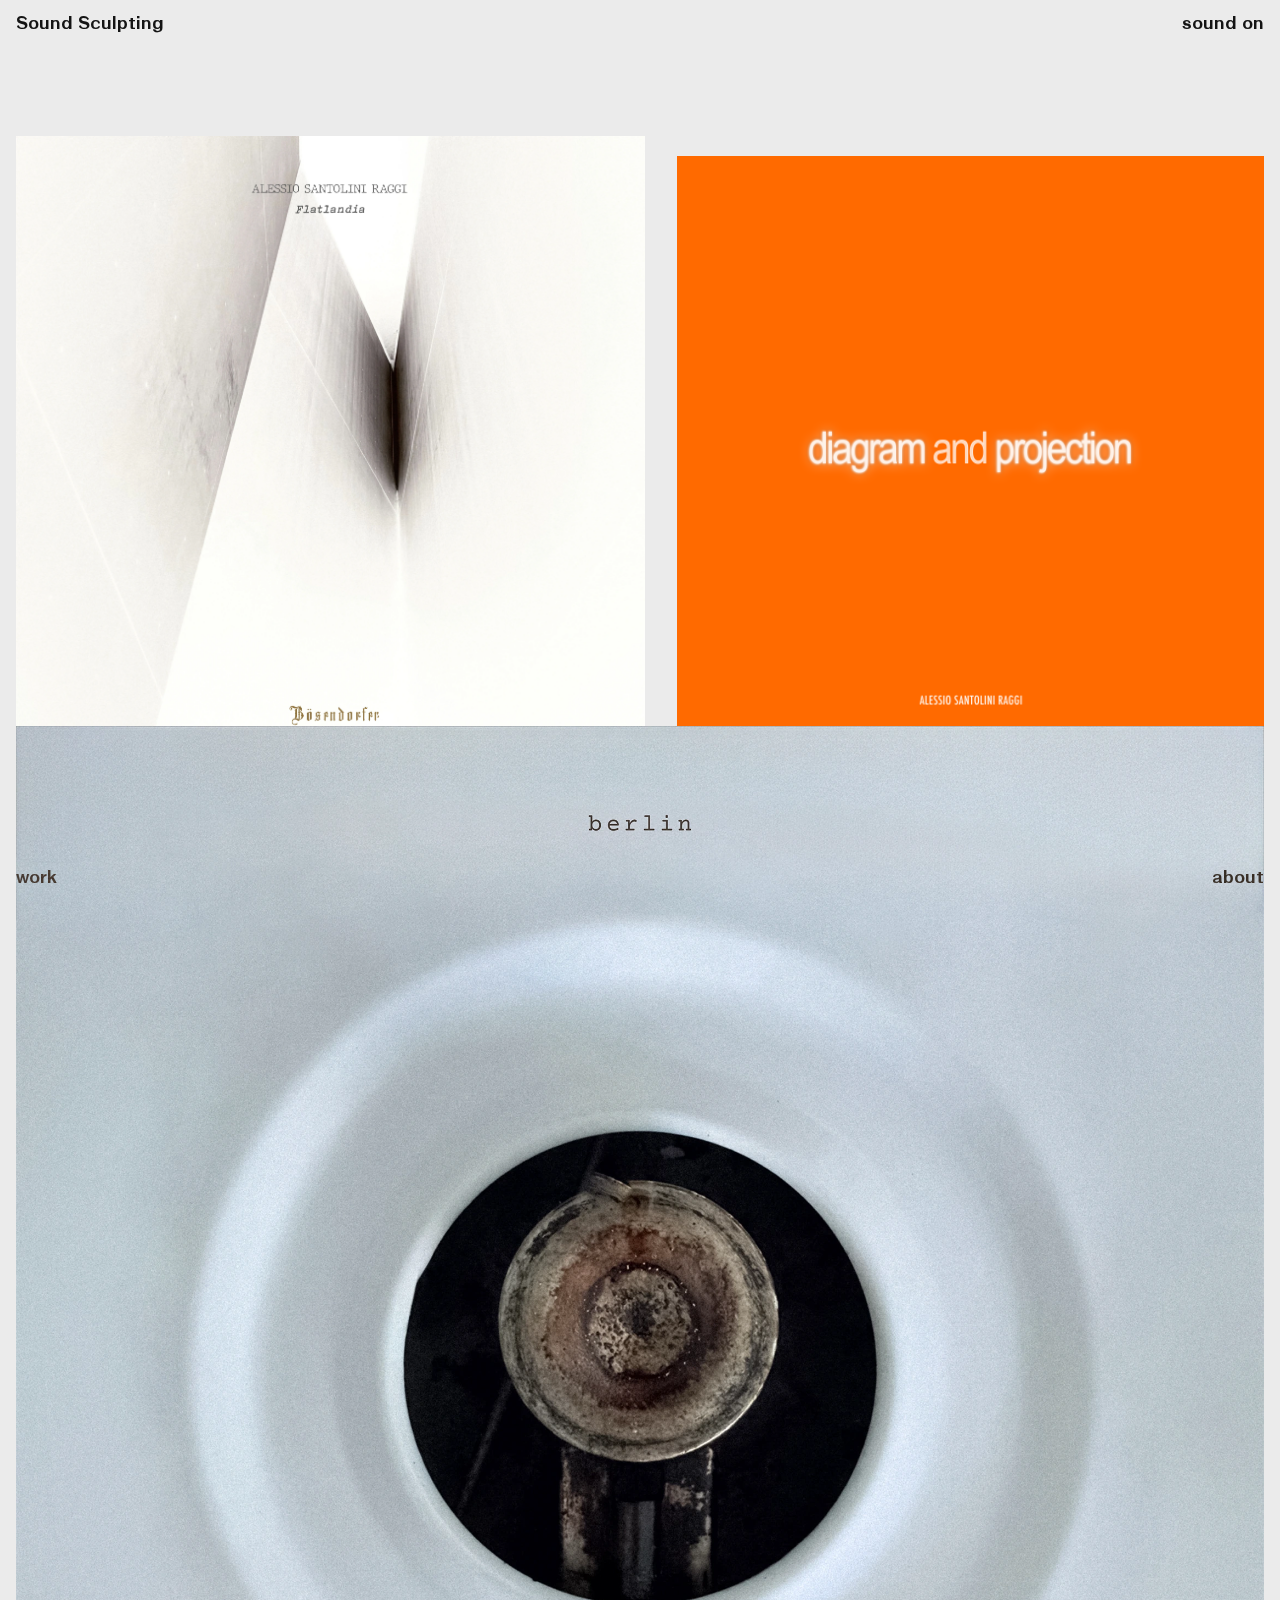
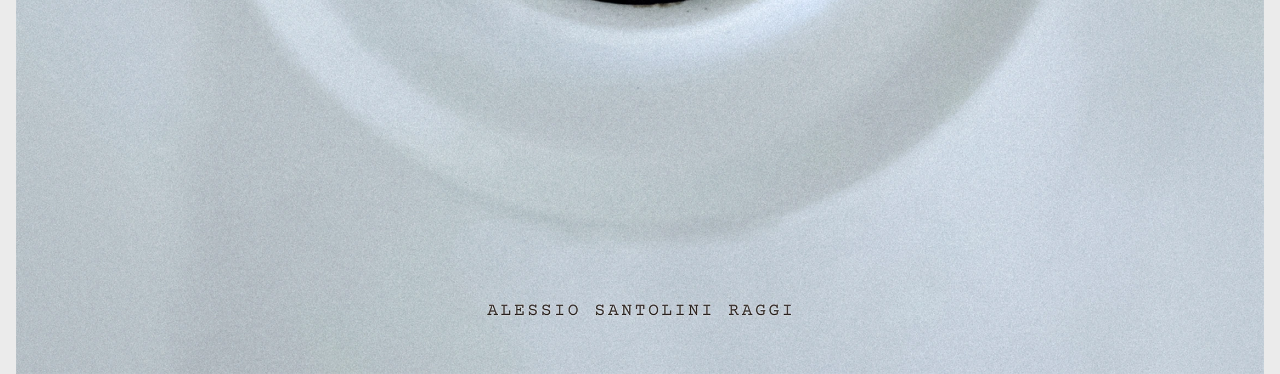
<file: work.html>
<!DOCTYPE html>
<html lang="en">
<head>
    <meta charset="UTF-8">
    <meta name="viewport" content="width=device-width">
    <link rel="stylesheet" href="CSS/style.css">    
    <link rel="shortcut icon" href="assets/pics/favicon.png" type="image/x-icon"> 
    <title>Sound Sculpting</title>

</head>
<body>
    <div class="navbar flex-sb-center fixed fixed-padding exclusion">
        <div class="home "><a href="../index.html" class="bold button-tertiary white-txt">Sound Sculpting</a></div>
        <div class="muter bold flex-center-center"> 
            <div class="muter-text bold button-tertiary white-txt">sound on</div>
            <!-- <div class="line_viz">-----</div> -->
        </div>
    </div>
    
    <div class="footer flex-sb-center fixed fixed-padding exclusion ">
        <div class="work button-tertiary bold"><a href="../work.html" class="bold button-tertiary white-txt">work</a></div>
        <div class="about button-tertiary bold"><a href="../about.html" class="bold button-tertiary white-txt"> about </a></div>
    </div>


    <!--START TO BE DELETED AFTER PUBLICATION -->
    <!-- <div class="timeout-content fixed">
        My works can’t currently be available on my website due to commitments with my discography labels. They will be available again following their scheduled releases in Fall 2025.
    </div> -->
    <!-- END OF TO BE DELETED AFTER PUBLICATION -->


    <!-- DELETE BLURREDOUT CLASS -->
    <div class="cover-wrapper flex-sb-center">
    
        <a class="vh-100 cover flex-center-center" href="works/flatlandia.html">
            <img src="assets/pics/covers/Flatlandia.webp" class="cover-pic" alt="">
            <!-- <div class="name-title cover-title absolute exclusion">FLATLANDIA</div> -->
        </a>
       
        <a class="vh-100 cover flex-center-center" href="works/diagram-and-projection.html">
            <img src="assets/pics/covers/Diagram_and_projection.webp" class="cover-pic" alt="">
            <!-- <div class="name-title cover-title absolute exclusion">DIAGRAM AND PROJECTION</div> -->
        </a>
    </div>
    
    <div class="cover-wrapper flex-sb-center">
         <a class="vh-100 cover flex-center-center" href="works/BER.html">
            <img src="assets/pics/covers/berlin.webp" class="cover-pic" alt="">
            <!-- <div class="name-title cover-title absolute exclusion">VENERE (EDIT)</div> -->
        </a>        
    
        
    </div>
    
    <!-- <div class="cover-wrapper flex-sb-center">
        <a class="vh-100 cover flex-center-center" href="works/fantasy-works.html">
            <img src="assets/pics/covers/Fantasy_works.webp" class="cover-pic" alt="">
            <div class="name-title cover-title absolute exclusion">FANTASY WORKS</div>
        </a>
    
        <a class="vh-100 cover flex-center-center" href="works/fantasy-works.html">
            <img src="assets/pics/covers/Fantasy_works.webp" class="cover-pic" alt="">
            <div class="name-title cover-title absolute exclusion">FANTASY WORKS</div>
        </a>
    </div> -->

</body>
</html>
</file>
<file: CSS/style.css>
@font-face {
    font-family: 'Berlin Grotesk';
    src: url('fonts/BerlinGrotesk-Thin.eot');
    src: url('fonts/BerlinGrotesk-Thin.eot?#iefix') format('embedded-opentype'),
        url('fonts/BerlinGrotesk-Thin.woff2') format('woff2'),
        url('fonts/BerlinGrotesk-Thin.woff') format('woff');
    font-weight: 100;
    font-style: normal;
    font-display: swap;
}
@font-face {
    font-family: 'Berlin Grotesk';
    src: url('fonts/BerlinGrotesk-Light.eot');
    src: url('fonts/BerlinGrotesk-Light.eot?#iefix') format('embedded-opentype'),
        url('fonts/BerlinGrotesk-Light.woff2') format('woff2'),
        url('fonts/BerlinGrotesk-Light.woff') format('woff');
    font-weight: 300;
    font-style: normal;
    font-display: swap;
}
@font-face {
    font-family: 'Berlin Grotesk';
    src: url('fonts/BerlinGrotesk-Regular.eot');
    src: url('fonts/BerlinGrotesk-Regular.eot?#iefix') format('embedded-opentype'),
        url('fonts/BerlinGrotesk-Regular.woff2') format('woff2'),
        url('fonts/BerlinGrotesk-Regular.woff') format('woff');
    font-weight: 400;
    font-style: normal;
    font-display: swap;
}
@font-face {
    font-family: 'Berlin Grotesk';
    src: url('fonts/BerlinGrotesk-Medium.eot');
    src: url('fonts/BerlinGrotesk-Medium.eot?#iefix') format('embedded-opentype'),
        url('fonts/BerlinGrotesk-Medium.woff2') format('woff2'),
        url('fonts/BerlinGrotesk-Medium.woff') format('woff');
    font-weight: 500;
    font-style: normal;
    font-display: swap;
}

@font-face {
    font-family: 'Berlin Grotesk';
    src: url('fonts/BerlinGrotesk-Bold.eot');
    src: url('fonts/BerlinGrotesk-Bold.eot?#iefix') format('embedded-opentype'),
        url('fonts/BerlinGrotesk-Bold.woff2') format('woff2'),
        url('fonts/BerlinGrotesk-Bold.woff') format('woff');
    font-weight: 700;
    font-style: normal;
    font-display: swap;
}


body, * {
    margin: 0;
    padding: 0;
    font-family: 'Berlin Grotesk', sans-serif;
    font-weight: 300;
    color: white;
    box-sizing: border-box;
}
body{
    background-color: #EBEBEB;
}
a{
    text-decoration: none;
}
#canvas{
    z-index: -1;
    position: absolute;
    width: 100vw;
    height: 100vh;
}
.exclusion{
    mix-blend-mode: exclusion;
    -webkit-mix-blend-mode: exclusion;
}
.w-100{
    width: 100%;
}
.vh-100{
    height: 100vh;
}
.column{
    flex-direction: column;
}
.flex-sb-center {
    display: flex;
    justify-content: space-between;
    align-items: center;
}
.flex-sb-start {
    display: flex;
    justify-content: space-between;
    align-items: start;
}
.flex-center-center {
    display: flex;
    justify-content: center;
    align-items: center;
    text-align: center;
}
.flex-start-center{
    display: flex;
    justify-content: start;
    align-items: center;
}
.fixed{
    position: fixed;
    left: 0;
    width: -webkit-fill-available;
    font-size: 18px;
    z-index: 100;
}
.absolute{
    position: absolute;
}
.bold{
    font-weight: 500;
}
.fixed-padding{
    padding: 12px 16px;
}
.dim{
    opacity: 0.4;
    pointer-events: none;
}
.footer{
bottom: 0;
pointer-events: none;
}
.footer div{
    pointer-events: all;
}
.button-tertiary{
    cursor: pointer;
}
.button-tertiary:hover{
    text-decoration: underline;
}
.g-24{
    gap: 24px;
}


.album-wrapper{
    height: 100vh;
}
.album-title{
    font-size: 80px;
}
.cta-wrapper{
    font-size: 24px;
}
.currrently-playing{
    flex-wrap: wrap;
}
.interactive-wrapper{
    z-index: 101;
    width: 100vw;
    height: 100vh;
}
.video-wrapper{
    width: 100vw;
    height: 100vh;
    overflow: hidden;
    top: 0;
    left: 0;
}
video{
    width: 100vw;
    height: 100vh;
    object-fit: cover;
}
.text{
    top: 50%;
    left: 50%;
    transform: translate(-50%, -50%);
    width: 80%;
}
.current-song{
    padding: 4px 6px;
    background-color: #ffffff;
    color: black;
    border-radius: 3px;
}

.song-graph{
    z-index: 10;
}
.song{
    width: 8px;
    height: 8px;
    border-radius: 30px;
    background-color: white;
}

.single-song{
    fill: #d9d9d9;
    r: 6px;
    mix-blend-mode: exclusion;
    cursor: pointer;
}
.single-song:hover{
    outline: 1.5px solid #343434;
    border-radius: 100px;
    outline-offset: 8px;
}
.single-song-safari{
    fill: #343434
}

/* WORK */
.cover{
    padding: 0 16px;
    position: relative;
}
.cover-pic{
    width: 100%;
    object-fit: contain;
}
.cover-title{
    padding: inherit;
}

.album-description-wrapper{
    padding: 23px 16px 46px;
    overflow: hidden;
}
.description-text{
    width: 70%;
    display: flex;
    font-size: 22px;
    height: 100%;
    overflow-y: scroll;
    -ms-overflow-style: none;  /* IE and Edge */
    scrollbar-width: none;  /* Firefox */

}
.description-text::-webkit-scrollbar {
    display: none;
  }
  
.album-cover-wrapper{
    display: flex;
    width: 30%;
}
.album-cover-s{
    width: 100%;
}
.currently-playing{
    flex-wrap: wrap;
}







/* ABOUT */
.content-wrapper{
    padding: 0 16px 0 0;
    display: flex;
    gap: 16px;
    height: 100%;
    max-height: 100%;
}
.test-wrapper{
    gap: 24px;
    padding: 46px 0;
}
.test-div{
    align-items: baseline;
    padding: 0px 16px;
    width: 100vw;
    position: absolute;
    top: 90%;
}
.about-img{
    height: 100%;
    object-fit: contain;

}

.pic-wrapper{
    width: 50%;
    max-height: 100vh;
    position: relative;
    overflow: hidden;
}
.info-wrapper{
    height: 80%;
    width: 50%;
    gap: 24px;
    display: flex;
}

.interaction{
    gap: 12px
}
.dots{
    gap: 8px;
}
.cerchio{
    width: 12px;
    height: 12px;
    border-radius: 100px;
    background-color: white;
}
.active, .cerchio:hover{
    outline: 1.5px solid #343434;
    /* border-radius: 100px; */
    outline-offset: 8px;
}

.text-wrapper{
    display: flex;
    gap: 44px;
    flex-grow: 10;
}
.bottom-anchor{
    display: flex;
    gap: 44px;
    align-self: stretch;
}
.row-title{
    width: 30%;
    text-align: start;
}
.row-content{
    width: 70%;
    text-align: start;
}


.single-credit{
    color: rgba(255, 255, 255, 0.6);
    font-size: 14px;
    margin: 8px 0;
}
.name-title{
    font-size: 2.7rem;
    font-weight: 500;
}








@media screen and (min-width: 1600px){ 
    .cover-pic{
        max-height: 90%;
    }
}
@media screen and (max-width: 768px){    
}

@media screen and (max-width: 576px){
    .album-title{
        font-size: 44px;
    }
    
    /* WORK */
    .cover-wrapper{
        flex-direction: column;
    }
    .description-text{
        font-size: 18px;
    }

    /* ABOUT */
    .test-wrapper{
        gap: 48px;
        /* height: calc(100vh - 92px); */
        justify-content: start;
        padding: 46px 16px;
        /* overflow: scroll; */
    }
    .content-wrapper{
        flex-direction: column;
        justify-content: start;
        position: relative;
        width: 100vw;
        height: unset;
        padding: 0;
    }

    .pic-wrapper{
        width: 100%;
        min-height: 258px;
        max-height: unset;
        height: auto;
        position: relative;
        overflow: visible;
    }
    .about-img{
        width: 100%;
        height: auto;
        object-fit: cover;
    }
    .info-wrapper{
        width: 100%;
        /* position: absolute;
        top: 50%; */
        min-height: 447px;
        padding: 0 16px;
    }
    .test-div{
        flex-direction: column;
        width: 100vw;
    }
}

@media not all and (min-resolution:.001dpcm) { 

    body{
        background-color: red;
    }

}
body_::-webkit-full-page-media, _:future, :root .safari_only {
    background-color: red;
}

@media not all and (min-resolution: 0.001dpcm) { 
    @supports (-webkit-appearance:none) {
      .safari-only {
        background-color: red;
      }
    }
  }
  
@supports (-webkit-touch-callout: none) {
    body {
        background-color: red; /* For Safari */
    }
}
</file>
